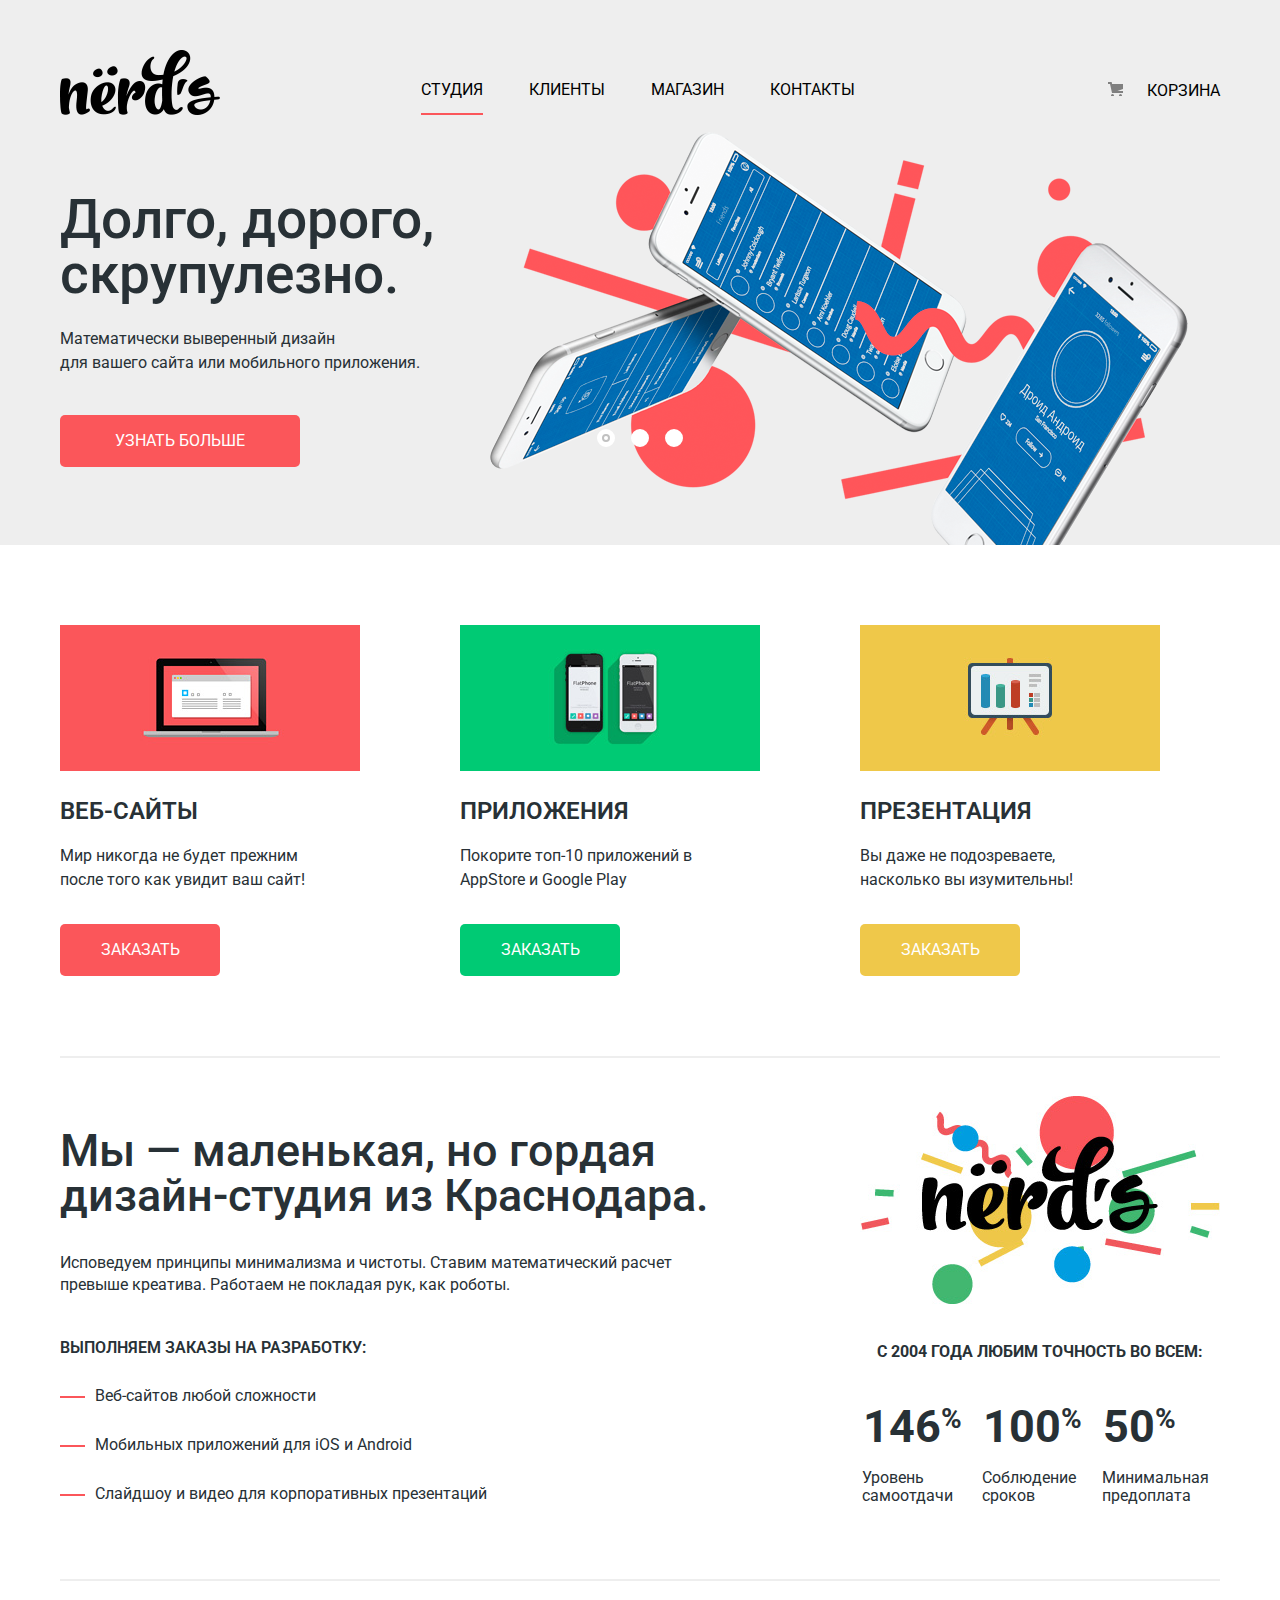
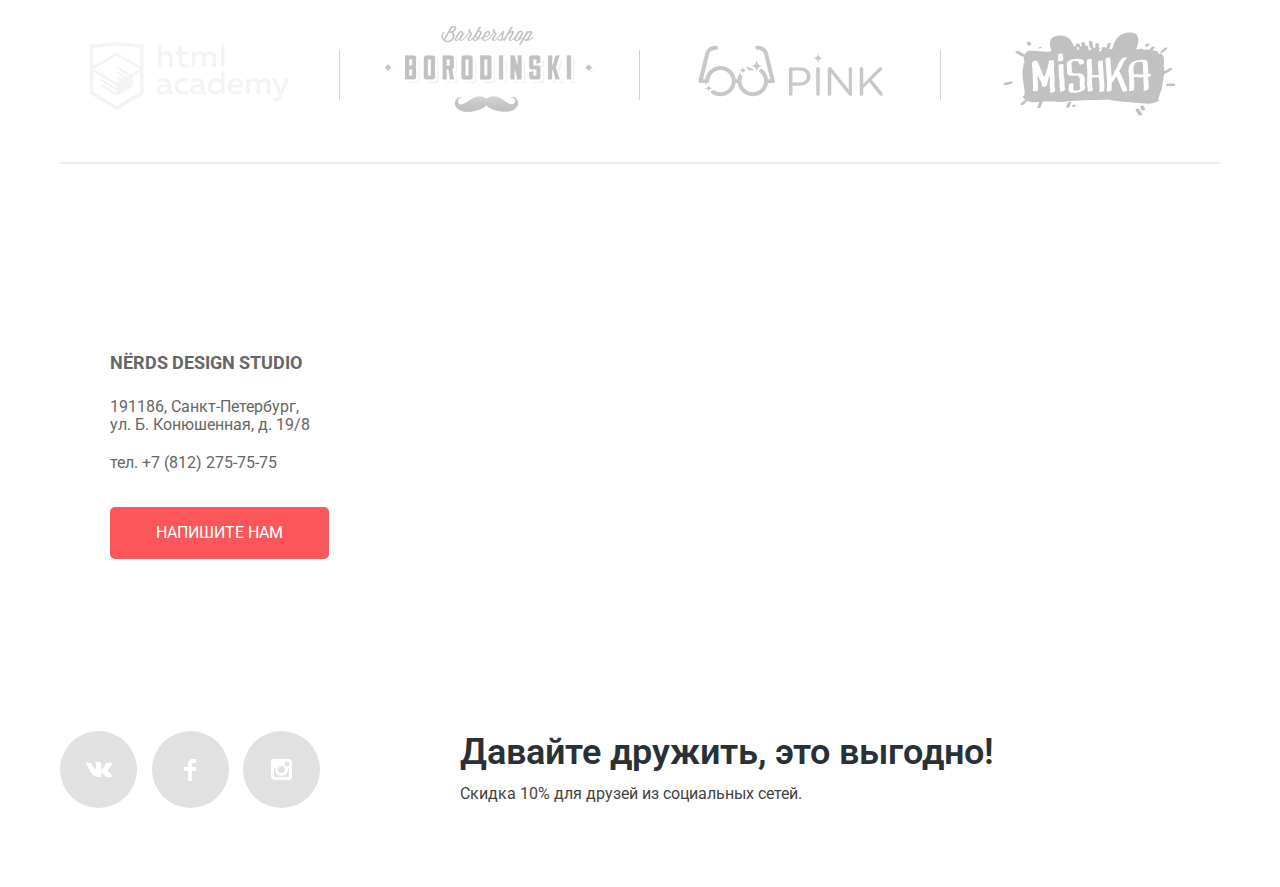
<file: index.html>
<!DOCTYPE html>
<html lang="ru">
<head>
  <meta charset="utf-8">
  <title> Nerds: Главная страница</title>
  <link href="https://fonts.googleapis.com/css?family=Roboto:400,500,700&display=swap&subset=cyrillic" rel="stylesheet">
   <link rel="stylesheet" href="css/normalize.min.css">
   <link rel="stylesheet" href="css/style.min.css">
</head>
<body>
  <header class="page-header">
    <div class="container">
      <div class="page-menu">
        <div class="page-menu__logo">
          <a><img width="160" height="65" src="img/decor/nerds-logo.png" alt="Nerds"></a>
        </div>
        <nav class="main-nav">
          <ul class="main-nav__list">
            <li class="main-nav__item">
              <a class="current" href="#">Студия</a>
            </li>
            <li class="main-nav__item">
              <a href="#">Клиенты</a>
            </li>
            <li class="main-nav__item">
              <a href="catalog.html">Магазин</a>
            </li>
            <li class="main-nav__item">
              <a href="#">Контакты</a>
            </li>
          </ul>
        </nav>
        <div class="backet">
          <a href="#">Корзина</a>
        </div>
      </div>
    </div>
  </header>
  <main class="page-content">
    <div class="slider">
      <div class="container">
        <input type="radio" class="slider__input" id="btn-1" name="toggle" checked>
        <input type="radio" class="slider__input" id="btn-2" name="toggle">
        <input type="radio" class="slider__input" id="btn-3" name="toggle">
        <div class="slider__dots-wrp">
          <label class="slider__dot slider__dot--active" for="btn-1"><span class="visually-hidden">слайд 1</span> </label>
          <label class="slider__dot slider__dot--active" for="btn-2"><span class="visually-hidden">слайд 2</span></label>
          <label class="slider__dot slider__dot--active" for="btn-3"><span class="visually-hidden">слайд 3</span></label>
        </div>
        <div class="slider__list">
          <div class="slider__item">
            <div class="slider__text">
              <span class="slider__title">Долго, дорого, скрупулезно.</span>
              <p class="slider__slogan">Математически выверенный дизайн<br> для вашего сайта или мобильного приложения.
              </p>
              <a class="btn btn__slider" href="#">Узнать больше</a>
            </div>
          </div>
          <div class="slider__item">
            <div class="slider__text">
              <span class="slider__title">Любим математику как никто другой</span>
              <p class="slider__slogan">Никакого креатива, только математические формулы<br>
                для расчета идеальных пропорций.</p>
              <a class="btn btn__slider" href="#">Узнать больше</a>
            </div>
          </div>
          <div class="slider__item">
            <div class="slider__text">
              <span class="slider__title">Только ночь, только хардкор</span>
              <p class="slider__slogan">Работать днем, как все? Мы против этого.<br> Ближе к полуночи работа только
                начинается.</p>
              <a class="btn btn__slider" href="#">Узнать больше</a>
            </div>
          </div>
        </div>
      </div>
    </div>
    <div class="container">
      <section class="info-items">
        <div class="info-item">
          <img width="300" height="146" src="img/decor/illustration-1.png" alt="website">
          <h3>Веб-сайты</h3>
          <p>Мир никогда не будет прежним после того как увидит ваш сайт!</p>
          <a class="btn btn__order btn__order--red" href="#">Заказать</a>
        </div>
        <div class="info-item">
          <img width="300" height="146" src="img/decor/illustration-2.png" alt="application">
          <h3>Приложения</h3>
          <p>Покорите топ-10 приложений в AppStore и Google Play</p>
          <a class="btn btn__order btn__order--green" href="#">Заказать</a>
        </div>
        <div class="info-item">
          <img width="300" height="146" src="img/decor/illustration-3.png" alt="presentation">
          <h3>Презентация</h3>
          <p>Вы даже не подозреваете, насколько вы изумительны!</p>
          <a class="btn btn__order btn__order--yellow" href="#">Заказать</a>
        </div>
      </section>
      <div class="shop-descr">
        <section class=" shop-descr__info">
          <span class="shop__title">Мы — маленькая, но гордая дизайн-студия из Краснодара.</span>
          <p class="shop-descr__slogan">Исповедуем принципы минимализма и чистоты. Ставим математический расчет
            превыше креатива. Работаем не покладая рук, как роботы.</p>
          <h3>Выполняем заказы на разработку:</h3>
          <ul class="features-items__list">
            <li>Веб-сайтов любой сложности</li>
            <li>Мобильных приложений для iOS и Android</li>
            <li>Слайдшоу и видео для корпоративных презентаций</li>
          </ul>
        </section>
        <div class="statistics-wrap">
          <div class="statistics-wrap__logo">
            <img width="360" height="208" src="img/decor/nerds-illustration.png" alt="statistics">
          </div>
          <span class="statistics__table-title">C 2004 года любим точность во всем:</span>
          <table class="statistics__table">
            <tr class="statistics__table-row">
              <th>146<sup>%</sup></th>
              <th>100<sup>%</sup></th>
              <th>50<sup>%</sup></th>
            </tr>
            <tr class="statistics__table-row">
              <td>Уровень самоотдачи</td>
              <td>Соблюдение сроков</td>
              <td>Минимальная предоплата</td>
            </tr>
          </table>
        </div>
      </div>
      <div class="logos__wrap">
        <div class="logo-wr logo__wr--academy">
          <a class="logo__wrap " href="https://htmlacademy.ru/intensive/htmlcss"><img width="199" height="68" src="img/decor/logo-1.png"
              alt="HTML Academy"></a>
        </div>
        <div class="logo-wr logo__wr--borodiskii">
          <a class="logo__wrap " href="#"><img width="209" height="90" src="img/decor/logo-2.png"
              alt="Barbershop Borodinski"></a>
        </div>
        <div class="logo-wr logo__wr--pink">
          <a class="logo__wrap " href="#"><img width="185" height="52" src="img/decor/logo-3.png"
              alt="Pink"></a>
        </div>
        <div class="logo-wr logo__wr--mishka">
          <a class="logo__wrap " href="#"><img width="173" height="84" src="img/decor/logo-4.png"
              alt="Mishka"></a>
        </div>
      </div>
    </div>
  </main>
  <section class="map">
    <div class="container container--rel">
      <div class="contacts">
        <h3>NЁRDS DESIGN STUDIO</h3>
        <p>191186, Санкт-Петербург,
          ул. Б. Конюшенная, д. 19/8</p>
        <a href="tel:8812275-75-75">тел. +7 (812) 275-75-75</a>
        <a href="#" class="btn">Напишите нам</a>
      </div>
    </div>
    <iframe class="google__map"
      src="https://www.google.com/maps/embed?pb=!1m18!1m12!1m3!1d1998.6036253002678!2d30.32085871549319!3d59.93871916905489!2m3!1f0!2f0!3f0!3m2!1i1024!2i768!4f13.1!3m3!1m2!1s0x4696310fca145cc1%3A0x42b32648d8238007!2z0JHQvtC70YzRiNCw0Y8g0JrQvtC90Y7RiNC10L3QvdCw0Y8g0YPQuy4sIDE5LzgsINCh0LDQvdC60YIt0J_QtdGC0LXRgNCx0YPRgNCzLCAxOTExODY!5e0!3m2!1sru!2sru!4v1568123272175!5m2!1sru!2sru"
      allowfullscreen=""></iframe>
  </section>
  <div class="container">
    <footer class="page-footer">
      <h2 class="visually-hidden">Мы в социальных сетях</h2>
      <div class="footer__items">
        <a href="#" class="footer__item footer__item--vk">Вконтакте</a>
        <a href="#" class="footer__item footer__item--fb">Фейсбук</a>
        <a href="#" class="footer__item footer__item--ig">Инстаграмм</a>
      </div>
      <div class="footer__text">
        <p class="footer__text-slogan">Давайте дружить, это выгодно!</p>
        <p class="footer__text-offer">Скидка 10% для друзей из социальных сетей.</p>
      </div>
    </footer>
  </div>
  <div class="modal">
    <div class="modal__wr">
      <button class="modal__close" type="button" title="Закрыть">Закрыть</button>
      <span class="modal__title">Напишите нам!</span>
      <form class="modal__form" action="#" method="post">
        <label class="modal__text" for="login">Ваше имя
          <input class="modal__input modal__input--login" id="login" type="text" name="login"
            placeholder="Представьтесь, пожалуйста">
        </label>
        <label class="modal__text" for="email">Ваш e-mail
          <input class="modal__input modal__input--mail" type="email" name="email" id="email"
            placeholder="Для отправки ответа">
        </label>
        <p class="modal__text modal__text--comment">Текст письма
          <textarea class="modal__comment" name="comment" id="comment-field" rows="4"
            placeholder="В свободной форме"></textarea></p>
        <button class="btn" type="submit">Отправить</button>
      </form>
    </div>
  </div>
</body>
</html>
</file>
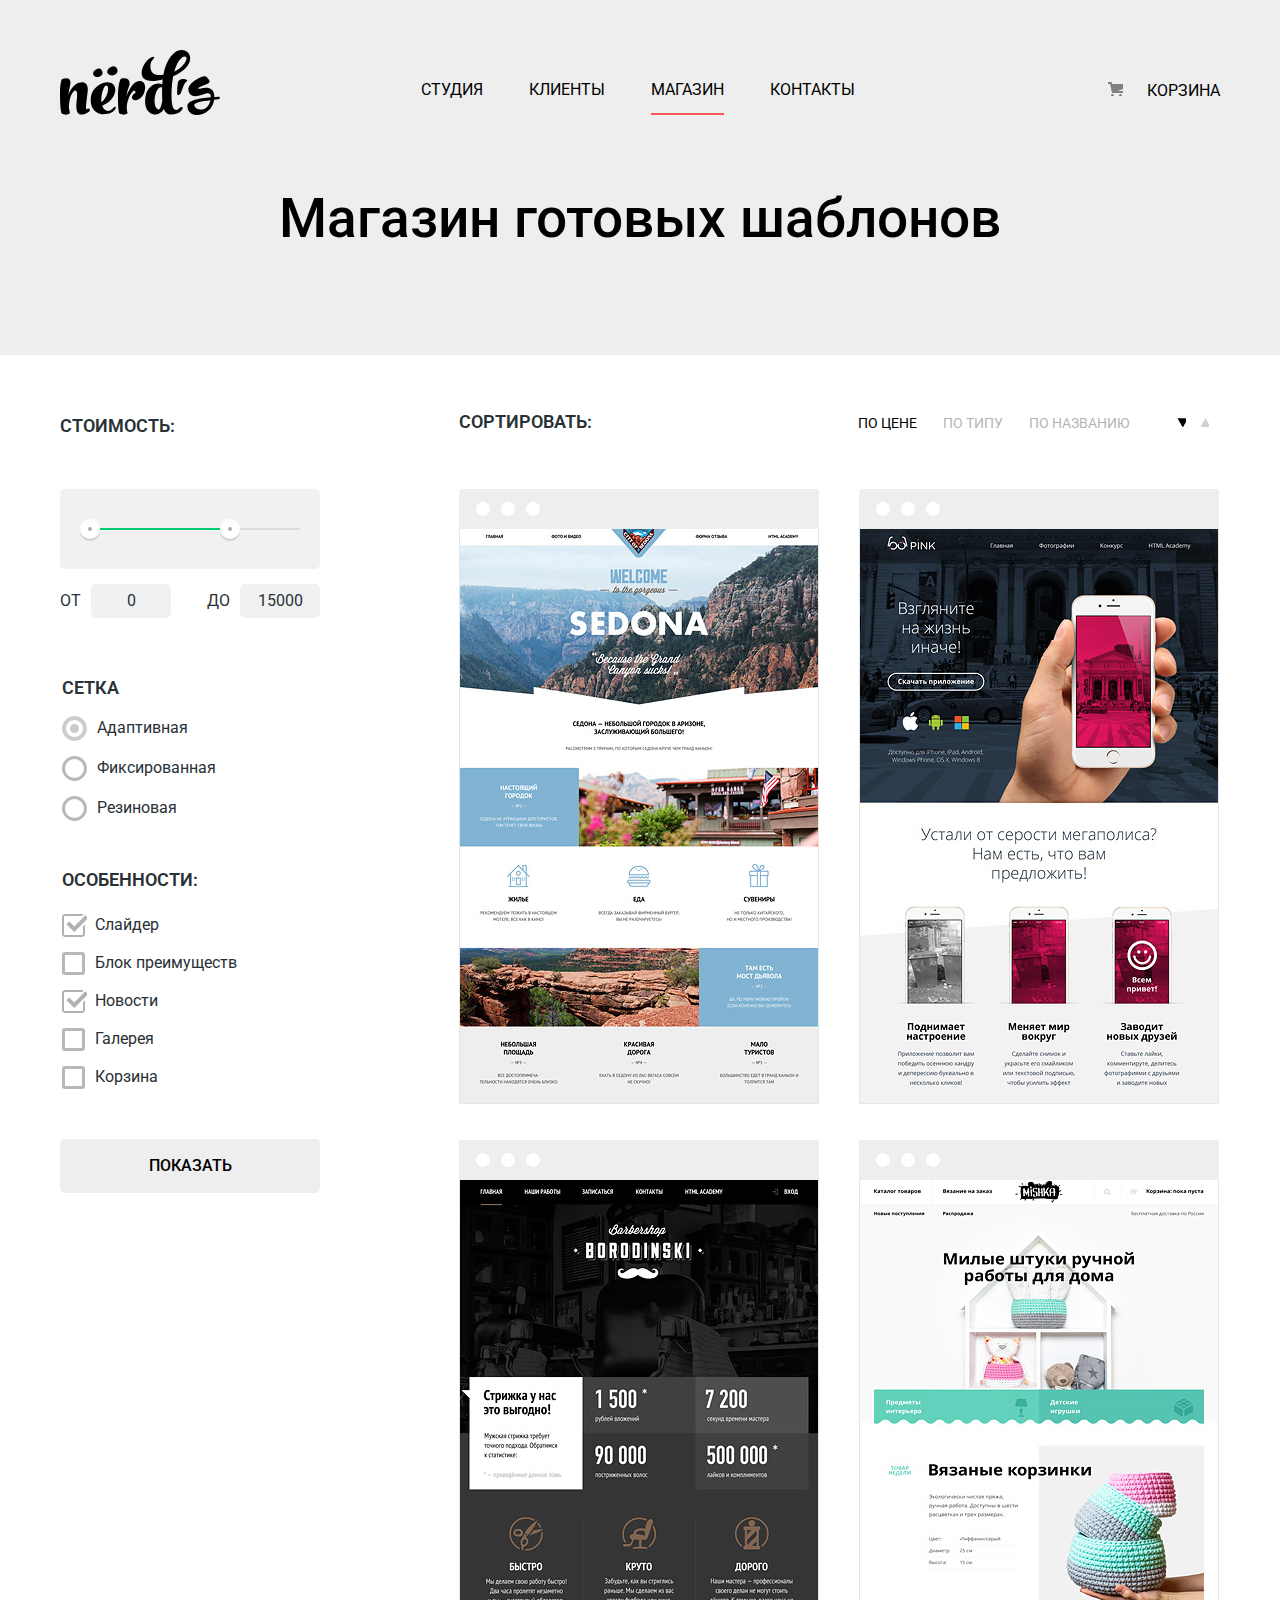
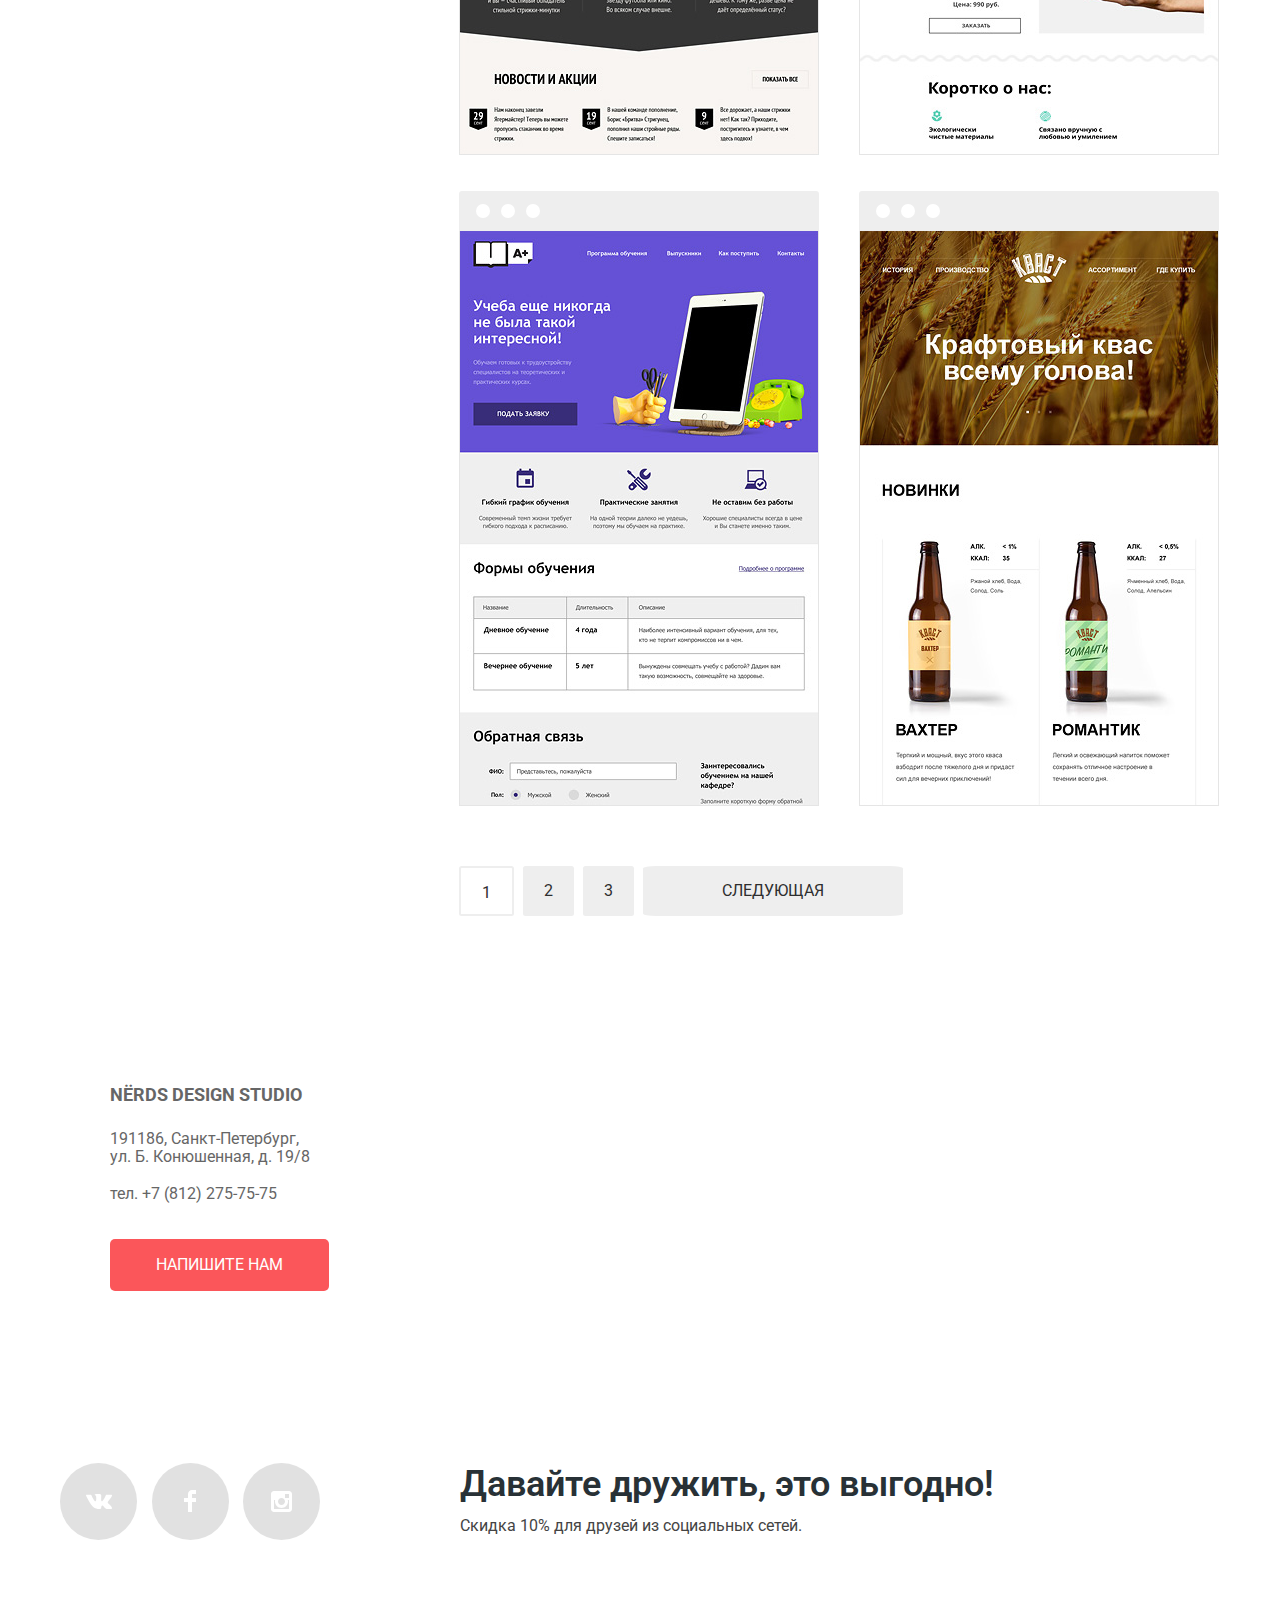
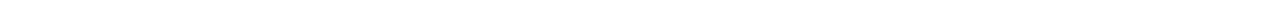
<file: catalog.html>
<!DOCTYPE html>
<html lang="ru">
<head>
  <meta charset="utf-8">
  <title> Nerds: Catalog</title>
  <link href="https://fonts.googleapis.com/css?family=Roboto:400,500,700&display=swap&subset=cyrillic" rel="stylesheet">
  <link rel="stylesheet" href="css/normalize.min.css">
  <link rel="stylesheet" href="css/style.min.css">

</head>
<body>
  <header class="page-header">
    <div class="container">
      <div class="page-menu">
        <div class="page-menu__logo">
          <a href="index.html"><img width="160" height="65" src="img/decor/nerds-logo.svg" alt="Nerds"></a>
        </div>
        <nav class="main-nav">
          <ul class="main-nav__list">
            <li class="main-nav__item">
              <a href="index.html">Студия</a>
            </li>
            <li class="main-nav__item">
              <a href="#">Клиенты</a>
            </li>
            <li class="main-nav__item">
              <a class="current" href="#">Магазин</a>
            </li>
            <li class="main-nav__item">
              <a href="#">Контакты</a>
            </li>
          </ul>
        </nav>
        <div class="backet">
          <a href="#">Корзина</a>
        </div>
      </div>
    </div>
  </header>
  <main class="page-content">
    <div class="page-title slogan">
      <h1 class="main__title main__title--catalog">Магазин готовых шаблонов</h1>
    </div>
    <div class="container container__catalog">
      <form class="filter-form" action="#" method="get">
        <div class="filter-form__item">
          <span class="filter-form__title filter-form__title--price">Стоимость:</span>
          <div class="filter-form__range">
            <div class="filter-form__scale">
              <div class="filter__bar"></div>
            </div>
            <div class="filter-form__toggle filter-form__toggle--min">
              <div class="visually-hidden">от 0</div>
            </div>
            <div class="filter-form__toggle filter-form__toggle--max"><div class="visually-hidden">до 10000</div></div>
          </div>
          <div class="filter-form__price">
            <label class="filter-form__value filter-form__value--min-price">От<input class="filter-form__value-input"
                name="min-price" type="text" value="0"></label>
            <label class="filter-form__value filter-form__value--max-price">До<input class="filter-form__value-input"
                name="max-price" type="text" value="15000"></label>
          </div>
        </div>
        <fieldset class="filter-form__item">
          <legend class="filter-form__title">Сетка</legend>
          <ul class="web">
            <li>
              <label>
                <input class="visually-hidden radio" type="radio" name="web-types" checked>
                <span class="radio-custom"></span>
                <span class="label">Адаптивная</span>
              </label>
            </li>
            <li>
              <label>
                <input class="visually-hidden radio" type="radio" name="web-types">
                <span class="radio-custom"></span>
                <span class="label">Фиксированная</span>
              </label>
            </li>
            <li>
              <label>
                <input class="visually-hidden radio" type="radio" name="web-types">
                <span class="radio-custom"></span>
                <span class="label">Резиновая</span>
              </label>
            </li>
          </ul>
        </fieldset>
        <fieldset class="filter-form__item">
          <legend class="filter-form__title">Особенности:</legend>
          <ul class="features">
            <li>
              <label>
                <input class="visually-hidden checkbox" type="checkbox" name="features" checked>
                <span class="checkbox-custom"></span>
                <span class="label">Слайдер</span>
              </label></li>
            <li>
              <label>
                <input class="visually-hidden checkbox" type="checkbox" name="features">
                <span class="checkbox-custom"></span>
                <span class="label">Блок преимуществ</span>
              </label></li>
            <li>
              <label>
                <input class="visually-hidden checkbox" type="checkbox" name="features" checked="">
                <span class="checkbox-custom"></span>
                <span class="label">Новости</span>
              </label></li>
            <li>
              <label>
                <input class="checkbox visually-hidden" type="checkbox" name="features">
                <span class="checkbox-custom"></span>
                <span class="label">Галерея</span>
              </label></li>
            <li>
              <label>
                <input class="checkbox visually-hidden" type="checkbox" name="features">
                <span class="checkbox-custom"></span>
                <span class="label">Корзина</span>
              </label></li>
          </ul>
        </fieldset>
        <button class="btn filter__button" type="submit">Показать</button>
      </form>
      <div class="sort">
        <div class="sort__filter">
          <h2 class="sort__catalog-title">Сортировать:</h2>
          <ul class="sort__catalog">

            <li class="sort__catalog-item sort__catalog-item--active">
              <a href="#">По цене</a>
            </li>
            <li class="sort__catalog-item">
              <a href="#">По типу</a>
            </li>
            <li class="sort__catalog-item">
              <a href="#">По названию</a>
            </li>
          </ul>
          <div class="catalog__toggle-list">
            <div class="catalog__toggle catalog__toggle--down"></div>
            <div class="catalog__toggle catalog__toggle--up"></div>
          </div>
        </div>
        <section class="product__content">
          <article class="product__item"><a class="product__item-link" href="#"><img width="360" height="576"
                alt="Sedona" src="img/content/img-sedona.jpg"></a>
            <div class="product__info">
              <div class="product__info-wr">
                <a href="#"><h2 class="product__title">Sedona</h2></a>
                <p class="product__description">Информационный сайт для туристов</p>
                <a href="#" class="btn btn-hover">9 900 руб.</a>
              </div>
            </div>
          </article>
          <article class="product__item">
            <a class="product__item-link" href="#">
              <img width="360" height="576" alt="Pink APP" src="img/content/img-pink.jpg"></a>
            <div class="product__info">
              <div class="product__info-wr">
                <a href="#"> <h2 class="product__title">Pink APP</h2></a>
                <p class="product__description">Продуктовый лендинг приложения для iOS и Android</p>
                <a href="#" class="btn btn-hover">9 900 руб.</a>
              </div>
            </div>
          </article>
          <article class="product__item">
            <a class="product__item-link" href="#">
              <img width="360" height="576" alt="Barbershop" src="img/content/img-barbershop.jpg"></a>
            <div class="product__info">
              <div class="product__info-wr">
                <a href="#"><h2 class="product__title">Barbershop</h2></a>
                <p class="product__description">Сайт салоны красоты. Для мужчин, да.</p>
                <a href="#" class="btn btn-hover">9 900 руб.</a>
              </div>
            </div>
          </article>
          <article class="product__item">
            <a class="product__item-link" href="#">
              <img width="360" height="576" alt="MISHKA" src="img/content/img-mishka.jpg"></a>
            <div class="product__info">
              <div class="product__info-wr">
                <a href="#"><h2 class="product__title">Mishka</h2></a>
                <p class="product__description">Интернет-магазин вязаных игрушек</p>
                <a href="#" class="btn btn-hover">9 900 руб.</a>
              </div>
            </div>
          </article>
          <article class="product__item">
            <a class="product__item-link" href="#">
              <img width="360" height="576" alt="A Plus" src="img/content/img-aplus.jpg"></a>
            <div class="product__info">
              <div class="product__info-wr">
                <a href="#"><h2 class="product__title">A Plus</h2></a>
                <p class="product__description">Лендинг курсов повышения квалификации</p>
                <a href="#" class="btn btn-hover">9 900 руб.</a>
              </div>
            </div>
          </article>
          <article class="product__item">
            <a class="product__item-link" href="#">
              <img width="360" height="576" alt="КВАСТ" src="img/content/img-kvast.jpg"></a>
            <div class="product__info">
              <div class="product__info-wr">
                <a href="#"><h2 class="product__title">КВАСТ</h2></a>
                <p class="product__description">Промо-сайт производителя крафтового кваса</p>
                <a href="#" class="btn btn-hover">9 900 руб.</a>
              </div>
            </div>
          </article>
        </section>
        <div class="paginator">
          <ul class="paginator-items">
            <li><a class="paginator--current paginator__link" href="#">1</a></li>
            <li><a class="paginator__link" href="#">2</a></li>
            <li><a class="paginator__link" href="#">3</a></li>
            <li><a class="paginator__link paginator--next" href="#">Следующая</a></li>
          </ul>
        </div>
      </div>
    </div>
  </main>
  <section class="map">
    <div class="container container--rel">
      <div class="contacts">
        <h3>NЁRDS DESIGN STUDIO</h3>
        <p>191186, Санкт-Петербург,
          ул. Б. Конюшенная, д. 19/8</p>
        <a href="tel:8812275-75-75">тел. +7 (812) 275-75-75</a>
        <a href="#" class="btn">Напишите нам</a>
      </div>
    </div>
    <iframe class="google__map"
      src="https://www.google.com/maps/embed?pb=!1m18!1m12!1m3!1d1998.6036253002678!2d30.32085871549319!3d59.93871916905489!2m3!1f0!2f0!3f0!3m2!1i1024!2i768!4f13.1!3m3!1m2!1s0x4696310fca145cc1%3A0x42b32648d8238007!2z0JHQvtC70YzRiNCw0Y8g0JrQvtC90Y7RiNC10L3QvdCw0Y8g0YPQuy4sIDE5LzgsINCh0LDQvdC60YIt0J_QtdGC0LXRgNCx0YPRgNCzLCAxOTExODY!5e0!3m2!1sru!2sru!4v1568123272175!5m2!1sru!2sru"
       allowfullscreen=""></iframe>
  </section>
  <div class="container">
    <footer class="page-footer">
      <h2 class="visually-hidden">Мы в социальных сетях</h2>
      <div class="footer__items">
        <a href="#" class="footer__item footer__item--vk">Вконтакте</a>
        <a href="#" class="footer__item footer__item--fb">Фейсбук</a>
        <a href="#" class="footer__item footer__item--ig">Инстаграмм</a>
      </div>
      <div class="footer__text">
        <p class="footer__text-slogan">Давайте дружить, это выгодно!</p>
        <p class="footer__text-offer">Скидка 10% для друзей из социальных сетей.</p>
      </div>
    </footer>
  </div>
  <div class="modal">
    <div class="modal__wr">
      <button class="modal__close" type="button" title="Закрыть">Закрыть</button>
      <span class="modal__title">Напишите нам!</span>
      <form class="modal__form" action="#" method="post">
        <label class="modal__text" for="login">Ваше имя
          <input class="modal__input modal__input--login" id="login" type="text" name="login"
            placeholder="Представьтесь, пожалуйста">
        </label>
        <label class="modal__text" for="email">Ваш e-mail
          <input class="modal__input modal__input--mail" type="email" name="email" id="email"
            placeholder="Для отправки ответа">
        </label>
        <p class="modal__text modal__text--comment">Текст письма
          <textarea class="modal__comment" name="comment" id="comment-field" rows="4"
            placeholder="В свободной форме"></textarea></p>
        <button class="btn" type="submit">Отправить</button>
      </form>
    </div>
  </div>
</body>
</html>
</file>
<file: css/style.min.css>
body{min-width:1200px;font-weight:400;font-size:16px;line-height:24px;font-family:"Roboto","Arial",sans-serif;color:#283136}.container{width:1160px;margin:0 auto;padding-right:20px;padding-left:20px}.container--rel{position:relative}.page-header{padding-top:50px;color:#000;text-transform:uppercase;background-color:#eee}.page-menu{display:flex;flex-wrap:wrap;justify-content:space-between}.main-nav__list{display:flex;flex-wrap:wrap;margin:0;padding:0;list-style:none}.main-nav{width:100%;max-width:490px;margin-left:200px}.main-nav li{position:relative;display:inline-block;margin-right:46px;vertical-align:middle}.page-menu__logo{opacity:1}.page-menu__logo:hover{opacity:0,8}.main-nav .current{padding-bottom:8px;border-bottom:2px solid #fb565a}.main-nav__item a{display:block;padding-top:25px;line-height:30px;color:#000;text-decoration:none}.main-nav__item a:hover,.backet a:hover{color:#fb565a}.main-nav__item a:active,.backet a:active{color:#a6a6a6}.backet a{position:relative;display:block;line-height:30px;color:#000;text-decoration:none}.main-nav__item--active::before{content:"";position:absolute;bottom:-5px;width:100%;height:2px;background:#fb565a}.backet{position:relative;margin-top:26px;margin-left:235px}.backet::before{content:"";position:absolute;top:5px;left:-40px;z-index:10;width:20px;height:15px;background:transparent url(../img/decor/backet.svg) no-repeat;background-position:1px 1px}.slider__dots-wrp{position:absolute;bottom:106px;left:50%;z-index:50;width:200px;height:10px;margin-left:-100px;text-align:center}.slider__dot{position:relative;display:inline-block;box-sizing:border-box;width:18px;height:18px;margin:0 6px;vertical-align:middle;vertical-align:top;background:#fff;border:5px solid #fff;border-radius:50%;cursor:pointer}.slider__dot::after{content:"";position:absolute;top:2px;right:2px;width:4px;height:4px;background:#fff;border-radius:50%}.slider{position:relative;background-color:#eee}.slider__text{width:515px;padding-top:70px;padding-bottom:78px}.slider input[type=radio]{display:none}#btn-1:checked~.slider__dots-wrp .slider__dot[for="btn-1"],#btn-2:checked~.slider__dots-wrp .slider__dot[for="btn-2"],#btn-3:checked~.slider__dots-wrp .slider__dot[for="btn-3"]{background:#c1c1c1}.slider__item:nth-child(1){background-image:url(../img/decor/slide1.png);background-repeat:no-repeat;background-position:93% 10px}.slider__item:nth-child(2){background-image:url(../img/decor/slide2.png);background-repeat:no-repeat;background-position:100% 28px}.slider__item:nth-child(3){background-image:url(../img/decor/slide3.png);background-repeat:no-repeat;background-position:100% 28px}.slider__item{display:none}#btn-1:checked~.slider__list .slider__item:nth-child(1){display:block}#btn-2:checked~.slider__list .slider__item:nth-child(2){display:block}#btn-3:checked~.slider__list .slider__item:nth-child(3){display:block}.slider__title,.main__title--catalog{display:block;margin:0;padding:0;padding-bottom:25px;font-weight:500;font-size:55px;line-height:55px}.main__title--catalog{padding-bottom:40px}.slider__slogan{margin:0;font-size:16px;line-height:24px;color:#283136}.btn-hover,.btn{display:block;box-sizing:border-box;padding-top:17px;padding-bottom:17px;font-size:16px;line-height:18px;text-align:center;color:#fff;text-transform:uppercase;text-decoration:none;border-radius:5px}.btn__slider{width:240px;margin-top:40px}.btn-hover{width:200px;margin:0 auto;margin-top:28px;background-color:#fb565a;border:0}.info-items{display:flex;flex-wrap:wrap;justify-content:space-between;margin-top:80px;padding-bottom:80px;border-bottom:2px solid #eee}.info-item{width:360px}.info-item h3{font-weight:600;font-size:24px;line-height:18px;text-transform:uppercase}.info-item p{width:250px;padding-bottom:16px}.product-items .btn{display:block;width:160px;margin-top:25px;padding:10px 0;text-align:center;color:white;text-transform:uppercase;text-decoration:none;border-radius:3px}.btn__slider,.btn__order--red{background-color:#fb565a}.btn__slider:hover,.btn__order--red:hover{background-color:#e74246}.btn__slider:active,.btn__order--red:active{color:#e26f72;background-color:#d7373b;box-shadow:0 3px 0 0 #c13135 inset}.btn__order{width:160px}.btn__order--yellow{background-color:#efc84a}.btn__order--yellow:hover{background-color:#eab534}.btn__order--yellow:active{color:#edc265;background-color:#e5a722;box-shadow:0 3px 0 0 #ce961f inset}.btn__order--green{background-color:#00ca74}.btn__order--green:hover{background-color:#00bc6c}.btn__order--green:active{color:#4dc491;background-color:#00aa62;box-shadow:0 3px 0 0 #009958 inset}.shop-descr{display:flex;justify-content:space-between;padding-top:38px;padding-bottom:0;border-bottom:2px solid #eee}.shop-descr__info{width:660px;margin-right:100px;padding-top:32px}.shop__title{margin:0;padding:0;padding-top:45px;font-weight:500;font-size:45px;line-height:45px}.shop-descr__slogan{padding-top:18px;line-height:22px}.shop-descr__info h3{padding-top:26px;padding-bottom:10px;font-weight:600;font-size:16px;line-height:20px;text-transform:uppercase}.features-items__list{margin-bottom:48px;padding-left:35px;list-style:none}.features-items__list li{position:relative;padding-bottom:25px}.features-items__list li::before{content:"";position:absolute;top:12px;left:-35px;width:25px;height:2px;background-color:#fb565a}.statistics-wrap{width:360px}.statistics__table-title{display:block;margin-top:29px;font-weight:700;text-align:center;text-transform:uppercase}.statistics__table{margin-top:46px}.statistics__table-row th{padding-top:10px;padding-right:15px;padding-bottom:33px;padding-left:1px;font-size:45px;line-height:10px;text-align:left}.statistics__table-row td{padding-left:0;line-height:18px}.statistics__table-row sup{font-size:28px}.logos__wrap{display:flex;flex-wrap:wrap;align-items:center;margin-bottom:80px;padding:45px 0 39px 0;border-bottom:2px solid #eee}.logo__wrap{opacity:.24}.logo-wr{position:relative}.logo__wrap{display:inline-block;vertical-align:middle}.logo-wr:first-child{width:250px}.logo-wr:last-child{width:210px}.logo-wr:nth-child(2),.logo-wr:nth-child(3){width:245px}.logo-wr:first-child{padding-top:10px;padding-left:30px}.logo-wr:nth-child(2){padding-left:45px}.logo-wr:nth-child(3){padding-left:68px}.logo-wr:last-child{padding-top:5px;padding-left:60px}.logo-wr::after{content:"";position:absolute;top:50%;width:1px;height:50px;background:lightgray;transform:translateY(-50%)}.logo__wr--academy::after{right:0}.logo__wr--borodiskii::after{right:-10px}.logo__wr--pink::after{right:2px}.logo__wr--mishka::after{display:none}.logo__wrap:hover{opacity:1}.logo__wrap:active{opacity:.1}.map{position:relative;width:100%;height:100%}.google__map{width:100%;height:416px;border:none}.contacts{position:absolute;top:54px;display:flex;flex-wrap:wrap;box-sizing:border-box;width:320px;height:310px;padding:0 50px;padding-top:52px;padding-bottom:49px;color:#666;background-color:#fff}.contacts a{color:#666;text-decoration:none;background-color:#fff}.contacts .btn{width:219px;margin-top:auto;color:white;background-color:#fb565a;border:none}.contacts h3{margin:0;padding:0;font-size:18px;line-height:25px;text-transform:uppercase}.contacts p{margin:0;padding:7px 10px 0 0;font-size:16px;line-height:18px}.page-footer{display:flex;padding-top:43px;padding-bottom:70px}.footer__items{display:flex;flex-wrap:wrap;justify-content:space-between;width:260px;margin-right:140px;padding-top:21px}.footer__item{width:77px;height:77px;font-size:0;background-color:#e1e1e1;border-radius:50%}.footer__item:hover{background-color:#e74246}.footer__item:active{background-color:#d7373b}.footer__item--vk{background-image:url(../img/decor/vk-icon.svg);background-repeat:no-repeat;background-position:50% 50%}.footer__item--fb{background-image:url(../img/decor/fb-icon.svg);background-repeat:no-repeat;background-position:50% 50%}.footer__item--ig{background-image:url(../img/decor/insta-icon.svg);background-repeat:no-repeat;background-position:50% 50%}.footer__text{width:560px}.footer__text-slogan{margin:0;padding-top:24px;font-weight:600;font-size:36px;line-height:36px}.footer__text-offer{font-size:16px;line-height:15px;color:#444}.visually-hidden{position:absolute;width:1px;height:1px;margin:-1px;padding:0;overflow:hidden;border:0;clip:rect(0 0 0 0)}.modal{position:fixed;top:50%;left:50%;z-index:100;display:none;box-sizing:border-box;width:960px;height:590px;margin-top:-300px;margin-left:-480px;padding-bottom:85px;background-color:#fff;border-radius:5px;box-shadow:-1px 12px 19px -5px #000}.modal__wr{padding-top:70px;padding-right:100px;padding-bottom:84px;padding-left:100px}.modal__title{position:relative;font-weight:600;font-size:45px;line-height:45px}.modal__form{display:flex;flex-wrap:wrap;justify-content:space-between;align-content:flex-start;margin-top:30px}.modal__input,.modal__comment{display:inline-block;box-sizing:border-box;width:360px;margin-top:10px;padding:15px;line-height:18px;vertical-align:middle;color:#a1a1a1;border:2px solid #d7dcde;border-radius:5px}.modal__input:focus,.modal__comment:focus{color:#000;border:2px solid #000}.modal .btn{position:absolute;bottom:75px;width:260px;background-color:#fb565a;border:0}.modal__text{display:inline-block;width:360px;vertical-align:middle}.modal__text--comment{position:relative;margin-top:30px}.modal__comment{width:760px;height:115px}.modal__close{position:absolute;top:80px;right:90px;width:21px;height:21px;font-size:0;background:none;background-image:url(../img/decor/close-cross.svg);border:0;cursor:pointer;opacity:.3}.page-title{display:flex;justify-content:center;align-items:center;height:233px;color:#000;background-color:#eee}.container__catalog{display:flex;flex-wrap:wrap}.filter-form{width:260px;margin-right:98px}.sort{margin-left:41px}.sort__filter{margin-top:43px;margin-bottom:43px}.sort__catalog-title{display:inline-block;margin-right:240px;font-weight:600;font-size:18px;line-height:18px;vertical-align:middle;text-transform:uppercase}.sort__catalog{display:inline-block;margin:0;padding:0;list-style:none;vertical-align:middle;text-transform:uppercase;border:0}.sort__catalog-item{display:inline-block;margin-left:22px;font-size:14px;line-height:18px;vertical-align:middle}.sort__catalog-item a{color:#000;text-decoration:none;opacity:.3}.sort__catalog-item a:hover{opacity:.6}.sort__catalog-item a:active{opacity:1}.sort__catalog-item--active a{color:#000;opacity:1}.catalog__toggle-list{display:inline-block;margin-left:43px;vertical-align:middle}.catalog__toggle{display:inline-block;vertical-align:middle;cursor:pointer}.catalog__toggle--down{width:9px;height:9px;margin-right:10px;background-image:url(../img/decor/icon-down-dir.png)}.catalog__toggle--up{width:9px;height:9px;background-image:url(../img/decor/icon-up-dir.png);cursor:auto;opacity:.2}.product__content{display:flex;flex-wrap:wrap;box-sizing:border-box;width:760px;margin-top:5px}.product__item{position:relative;margin-right:40px;margin-bottom:29px;padding-top:39px}.product__item:hover{box-shadow:0 7px 9px -3px #cfcfcf}.product__item:hover .product__info{display:block}.product__item:hover::before{background-color:#4d4d4d}.product__item:nth-child(2n){margin-right:0}.product__item::before{content:"";position:absolute;top:0;width:360px;height:40px;background-color:#eee;border-top-left-radius:3px;border-top-right-radius:3px}.product__item::after{content:"";position:absolute;top:13px;left:42px;width:14px;height:14px;background-color:#fff;border-radius:50%;box-shadow:25px 0 0 0 #ffffff,-25px 0 0 0 #fff}.product__info{position:absolute;bottom:0;z-index:10;display:none;box-sizing:border-box;width:100%;max-height:582px;margin-top:350px;padding-bottom:47px;overflow:auto;background-color:#eee}.product__info-wr{display:block;width:215px;margin:0 auto;text-align:center;text-align:center}.product__info-wr a{text-decoration:none}.product__description{display:inline-block;margin:0;padding:0 10px;font-size:16px;line-height:18px;vertical-align:middle;color:#939393}.product__title{margin:0;padding:26px 0 13px 0;font-size:18px;line-height:32px;text-align:center;color:#283136;text-transform:uppercase}.filter-form__item{padding-left:0;border:0}.filter-form__title{display:inline-block;font-weight:600;font-size:18px;line-height:25px;vertical-align:middle;text-transform:uppercase}.filter-form__title--price{padding-top:58px;padding-bottom:51px}.web label{display:block}.web{margin:0;margin-top:10px;margin-bottom:36px}.features{margin-bottom:40px}.web,.features{padding:0;list-style-type:none}.features label{display:block}.filter__button{display:block;width:260px;min-height:50px;font-weight:500;font-size:16px;line-height:20px;color:#000;text-transform:uppercase;background-color:#eee;border:0;border-radius:5%;border-radius:5px;cursor:pointer}.filter__button:hover,.paginator__link:hover{background-color:#dfdfdf}.filter__button:active,.paginator__link:active{color:#959595;background-color:#d5d5d5;box-shadow:0 3px 0 0 #bfbfbf inset}.filter-form__range{position:relative;height:41px;margin-bottom:15px;padding-top:39px;padding-right:20px;padding-left:20px;background:#f1f1f1;border-radius:5px}.filter-form__scale{height:2px;background:#d7dcde}.filter__bar{width:70%;height:2px;background:#00ca74}.filter-form__toggle{position:absolute;top:30px;left:0;width:4px;height:4px;background:#ababab;border:8px solid #fff;border-radius:50%;box-shadow:0 2px 1px 0 #cfcfcf;cursor:pointer}.filter-form__toggle--min{left:20px}.filter-form__toggle--max{left:160px}.filter-form__price{margin-bottom:57px;font-size:0}.filter-form__value{display:inline-block;width:50%;font-size:16px;vertical-align:middle;text-transform:uppercase}.filter-form__value-input{width:60px;margin-left:10px;padding:8px 10px;font-size:16px;font-family:"Roboto","Arial",sans-serif;text-align:center;color:#283136;background:#f1f1f1;border:none;border-radius:5px}.filter-form__value--max-price{text-align:right}.radio:focus + span::before{box-shadow:0 0 0 1px red}.checkbox:focus + span::before{box-shadow:0 0 0 1px red}.radio-custom{position:relative;box-sizing:border-box;width:25px;height:25px;border:3px solid #b8b8b8;border-radius:50%}.checkbox-custom{position:relative;box-sizing:border-box;width:23px;height:23px;border:3px solid #b8b8b8;border-radius:3px}.label{margin-left:10px;line-height:20px;color:#283136}.features label,.web label{display:flex;align-items:center;margin-bottom:15px}.checkbox:checked + .checkbox-custom::before{content:"";position:absolute;z-index:10;display:block;width:25px;height:25px;background:#fff url(../img/decor/checkbox-on.svg) no-repeat;border:50px;opacity:.3}.checkbox:checked + .checkbox-custom,.radio:checked + .radio-custom{border:none}.radio:checked + .radio-custom::before{content:"";position:absolute;z-index:10;display:block;width:25px;height:25px;background:#fff url(../img/decor/radio-on.svg) no-repeat;border-radius:50px;opacity:.2}.paginator{display:flex;flex-wrap:wrap;padding-top:24px}.paginator-items{display:flex;margin-top:0;margin-bottom:60px;padding-left:0;list-style-type:none}.filter__button:hover,.paginator__link:hover{background-color:#dfdfdf}.filter__button:active,.paginator__link:active{color:#959595;background-color:#d5d5d5;box-shadow:0 3px 0 0 #bfbfbf inset}.paginator__link{display:inline-block;box-sizing:border-box;height:50px;margin-right:9px;padding:16px 21px;font-size:16px;line-height:18px;vertical-align:middle;vertical-align:top;color:#2e2e2e;text-transform:uppercase;text-decoration:none;background-color:#eee;border-radius:5%}.paginator--current{box-sizing:border-box;background-color:#fff;border:2px solid #eee}.paginator--next{padding-right:79px;padding-left:79px}
</file>
